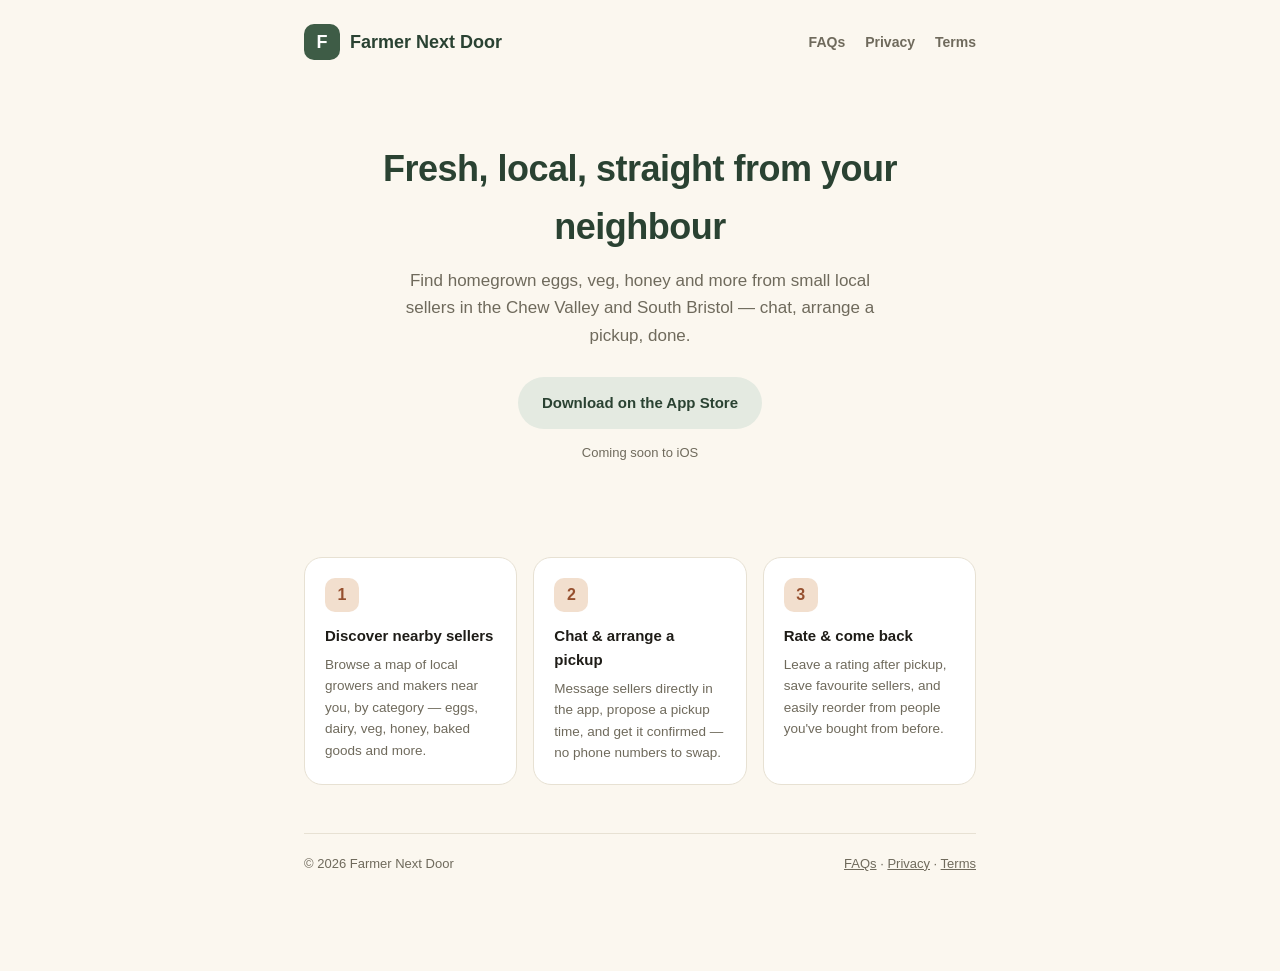
<file: index.html>
<!doctype html>
<html lang="en">
<head>
<meta charset="utf-8">
<meta name="viewport" content="width=device-width, initial-scale=1">
<title>Farmer Next Door — Fresh, local, homegrown</title>
<meta name="description" content="Farmer Next Door connects buyers and sellers of homegrown and homemade food in the Chew Valley and South Bristol area.">
<link rel="stylesheet" href="styles.css">
</head>
<body>
<div class="wrap">
  <nav class="topnav">
    <a class="brand" href="index.html">
      <div class="badge">F</div>
      <div class="wordmark">Farmer Next Door</div>
    </a>
    <div class="navlinks">
      <a href="faq.html">FAQs</a>
      <a href="privacy.html">Privacy</a>
      <a href="terms.html">Terms</a>
    </div>
  </nav>

  <section class="hero">
    <h1>Fresh, local, straight from your neighbour</h1>
    <p class="lead">Find homegrown eggs, veg, honey and more from small local sellers in the Chew Valley and South Bristol — chat, arrange a pickup, done.</p>
    <div class="btn-row">
      <span class="btn disabled">Download on the App Store</span>
    </div>
    <p class="pill-note">Coming soon to iOS</p>
  </section>

  <div class="features">
    <div class="feature-card">
      <div class="icon">1</div>
      <h3>Discover nearby sellers</h3>
      <p>Browse a map of local growers and makers near you, by category — eggs, dairy, veg, honey, baked goods and more.</p>
    </div>
    <div class="feature-card">
      <div class="icon">2</div>
      <h3>Chat &amp; arrange a pickup</h3>
      <p>Message sellers directly in the app, propose a pickup time, and get it confirmed — no phone numbers to swap.</p>
    </div>
    <div class="feature-card">
      <div class="icon">3</div>
      <h3>Rate &amp; come back</h3>
      <p>Leave a rating after pickup, save favourite sellers, and easily reorder from people you've bought from before.</p>
    </div>
  </div>

  <footer>
    <span>&copy; 2026 Farmer Next Door</span>
    <span><a href="faq.html">FAQs</a> · <a href="privacy.html">Privacy</a> · <a href="terms.html">Terms</a></span>
  </footer>
</div>
</body>
</html>
</file>
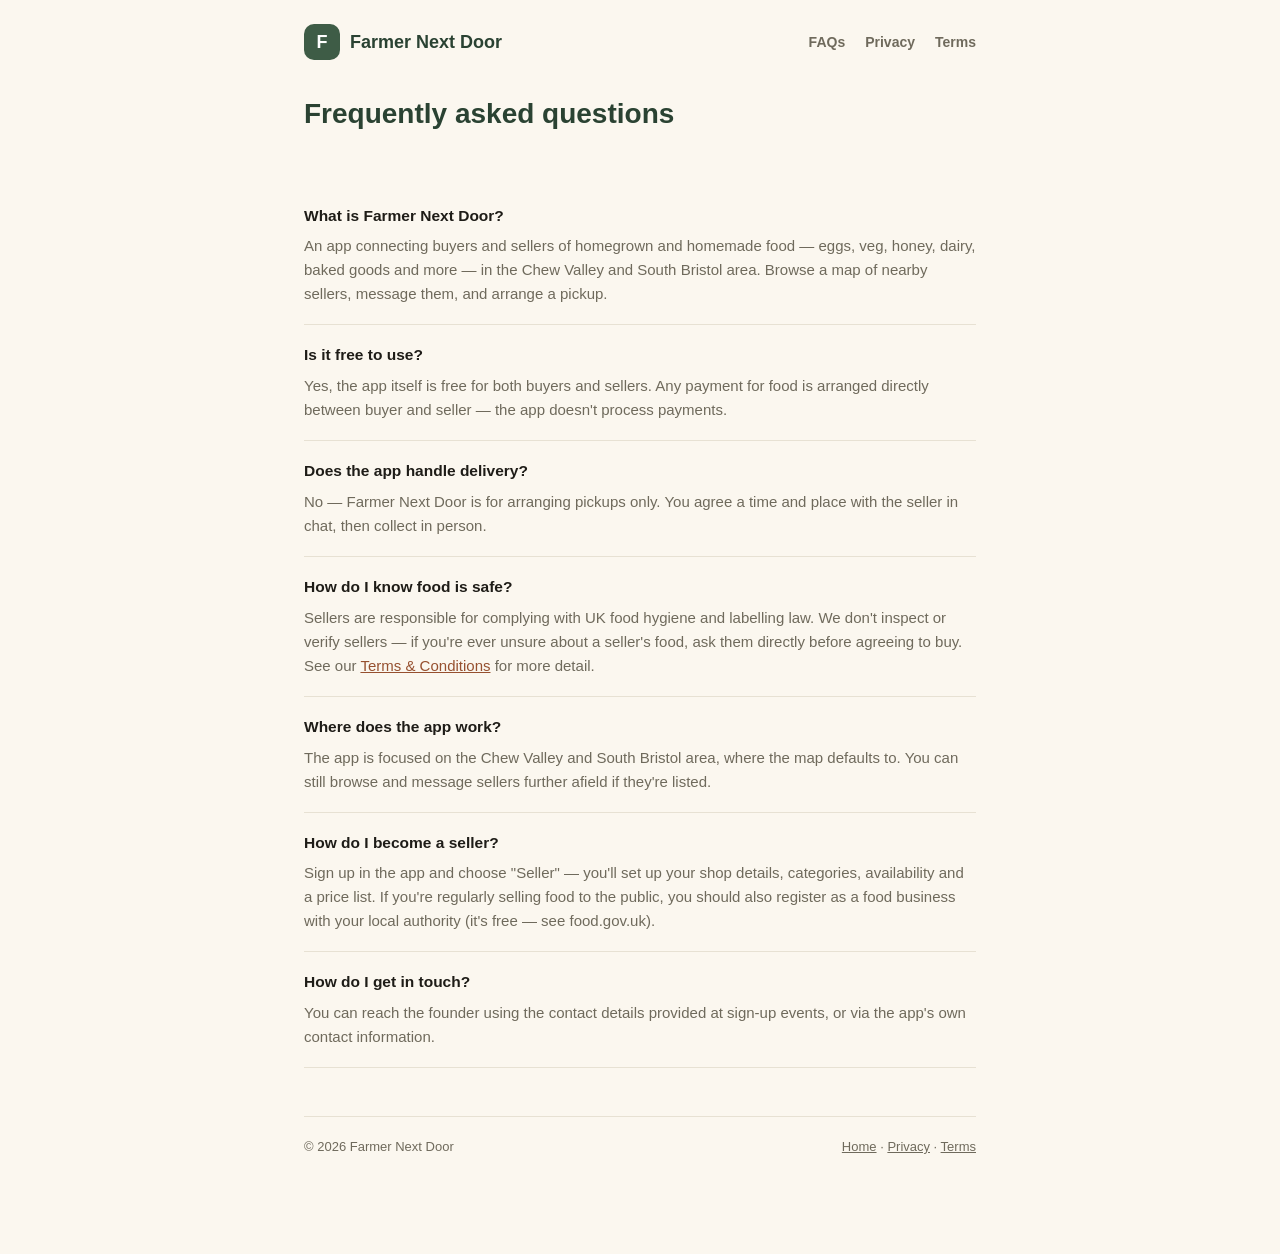
<file: faq.html>
<!doctype html>
<html lang="en">
<head>
<meta charset="utf-8">
<meta name="viewport" content="width=device-width, initial-scale=1">
<title>FAQs — Farmer Next Door</title>
<link rel="stylesheet" href="styles.css">
</head>
<body>
<div class="wrap">
  <nav class="topnav">
    <a class="brand" href="index.html">
      <div class="badge">F</div>
      <div class="wordmark">Farmer Next Door</div>
    </a>
    <div class="navlinks">
      <a href="faq.html">FAQs</a>
      <a href="privacy.html">Privacy</a>
      <a href="terms.html">Terms</a>
    </div>
  </nav>

  <h1>Frequently asked questions</h1>
  <div class="updated">&nbsp;</div>

  <div class="faq-item">
    <h3>What is Farmer Next Door?</h3>
    <p>An app connecting buyers and sellers of homegrown and homemade food — eggs, veg, honey, dairy, baked goods and more — in the Chew Valley and South Bristol area. Browse a map of nearby sellers, message them, and arrange a pickup.</p>
  </div>

  <div class="faq-item">
    <h3>Is it free to use?</h3>
    <p>Yes, the app itself is free for both buyers and sellers. Any payment for food is arranged directly between buyer and seller — the app doesn't process payments.</p>
  </div>

  <div class="faq-item">
    <h3>Does the app handle delivery?</h3>
    <p>No — Farmer Next Door is for arranging pickups only. You agree a time and place with the seller in chat, then collect in person.</p>
  </div>

  <div class="faq-item">
    <h3>How do I know food is safe?</h3>
    <p>Sellers are responsible for complying with UK food hygiene and labelling law. We don't inspect or verify sellers — if you're ever unsure about a seller's food, ask them directly before agreeing to buy. See our <a href="terms.html">Terms &amp; Conditions</a> for more detail.</p>
  </div>

  <div class="faq-item">
    <h3>Where does the app work?</h3>
    <p>The app is focused on the Chew Valley and South Bristol area, where the map defaults to. You can still browse and message sellers further afield if they're listed.</p>
  </div>

  <div class="faq-item">
    <h3>How do I become a seller?</h3>
    <p>Sign up in the app and choose "Seller" — you'll set up your shop details, categories, availability and a price list. If you're regularly selling food to the public, you should also register as a food business with your local authority (it's free — see food.gov.uk).</p>
  </div>

  <div class="faq-item">
    <h3>How do I get in touch?</h3>
    <p>You can reach the founder using the contact details provided at sign-up events, or via the app's own contact information.</p>
  </div>

  <footer>
    <span>&copy; 2026 Farmer Next Door</span>
    <span><a href="index.html">Home</a> · <a href="privacy.html">Privacy</a> · <a href="terms.html">Terms</a></span>
  </footer>
</div>
</body>
</html>
</file>
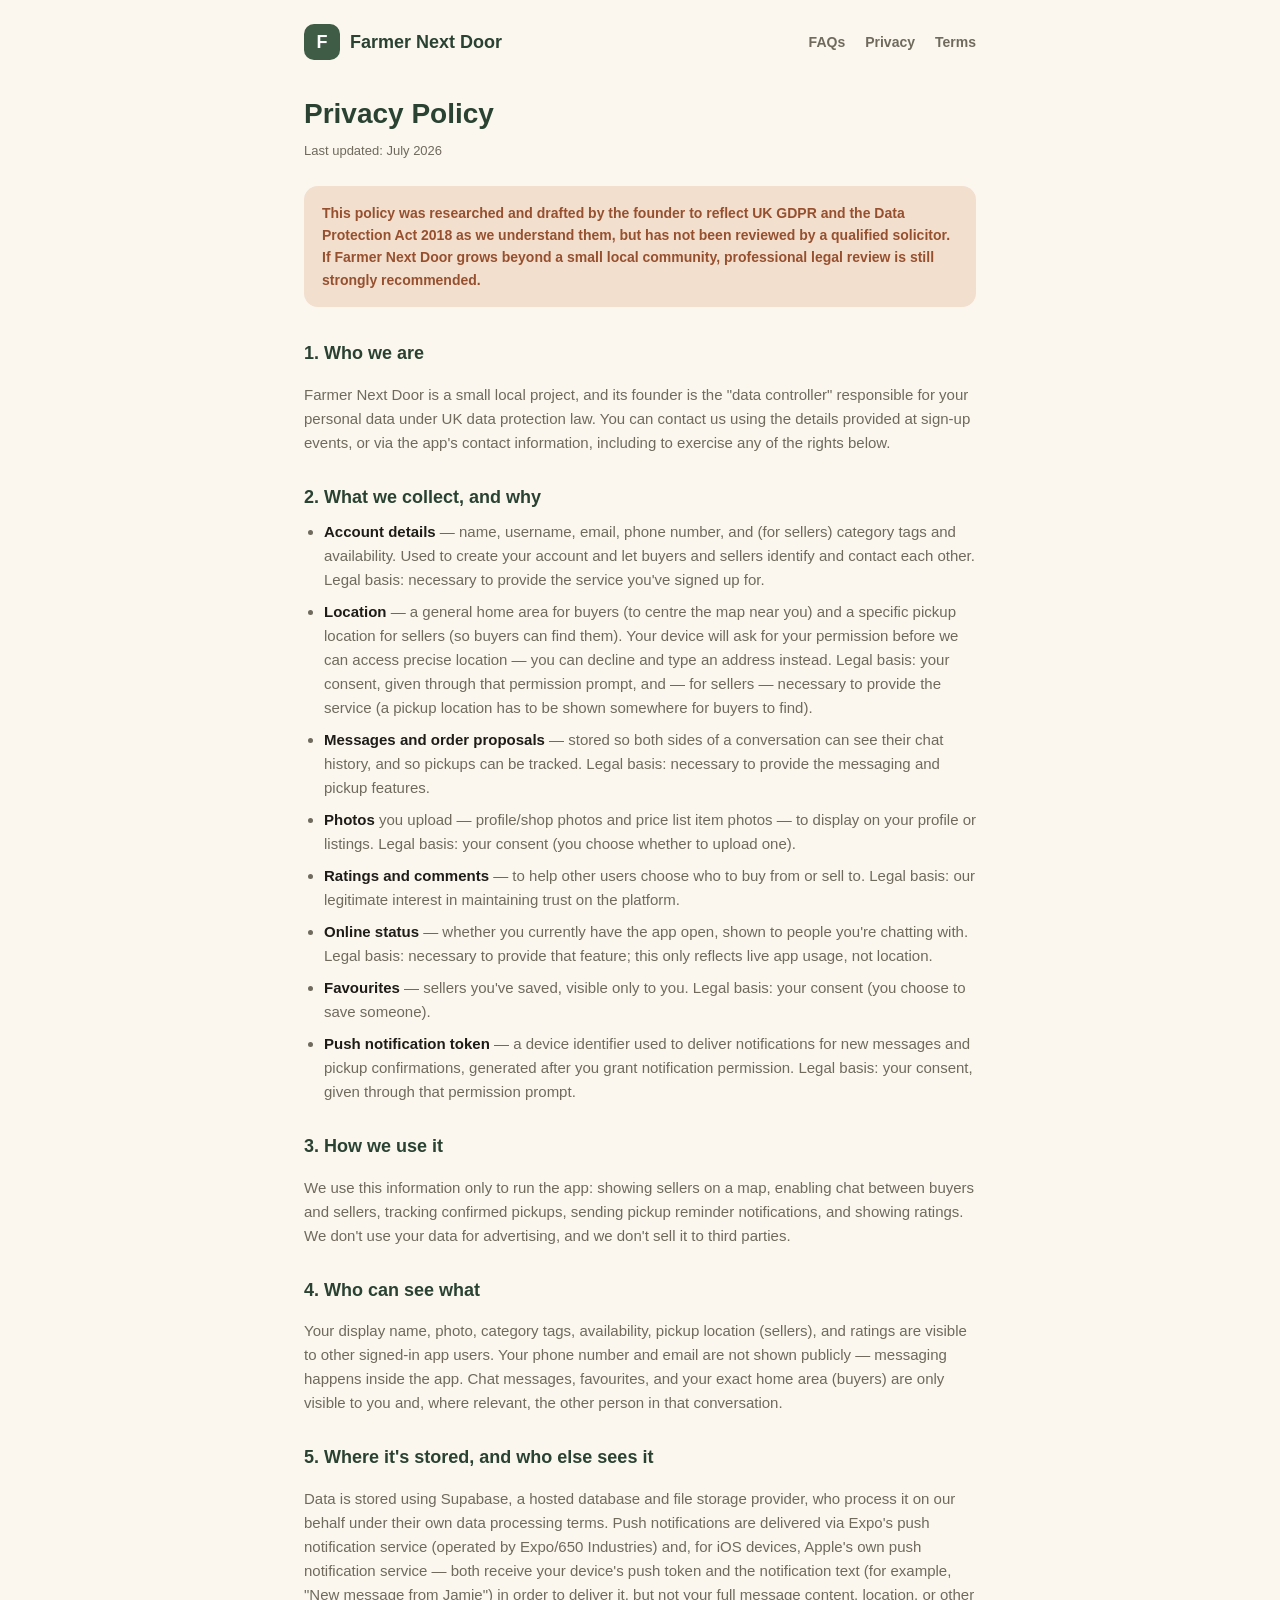
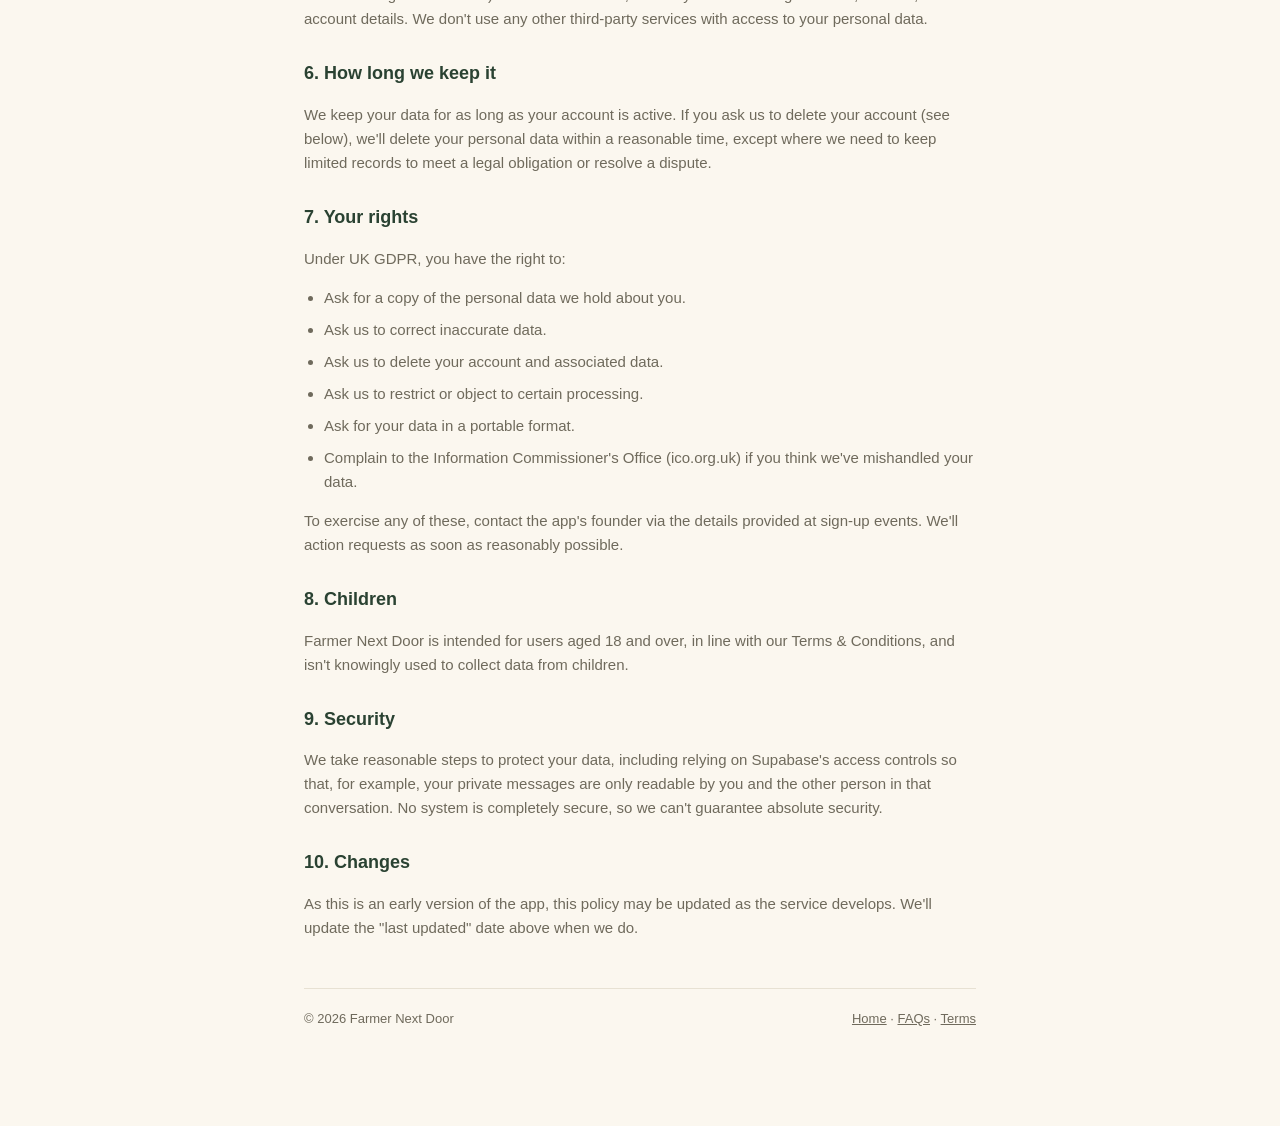
<file: privacy.html>
<!doctype html>
<html lang="en">
<head>
<meta charset="utf-8">
<meta name="viewport" content="width=device-width, initial-scale=1">
<title>Privacy Policy — Farmer Next Door</title>
<link rel="stylesheet" href="styles.css">
</head>
<body>
<div class="wrap">
  <nav class="topnav">
    <a class="brand" href="index.html">
      <div class="badge">F</div>
      <div class="wordmark">Farmer Next Door</div>
    </a>
    <div class="navlinks">
      <a href="faq.html">FAQs</a>
      <a href="privacy.html">Privacy</a>
      <a href="terms.html">Terms</a>
    </div>
  </nav>

  <h1>Privacy Policy</h1>
  <div class="updated">Last updated: July 2026</div>

  <div class="notice">
    This policy was researched and drafted by the founder to reflect UK GDPR and the Data Protection Act 2018 as we understand them, but has not been reviewed by a qualified solicitor. If Farmer Next Door grows beyond a small local community, professional legal review is still strongly recommended.
  </div>

  <h2>1. Who we are</h2>
  <p>Farmer Next Door is a small local project, and its founder is the "data controller" responsible for your personal data under UK data protection law. You can contact us using the details provided at sign-up events, or via the app's contact information, including to exercise any of the rights below.</p>

  <h2>2. What we collect, and why</h2>
  <ul>
    <li><strong>Account details</strong> — name, username, email, phone number, and (for sellers) category tags and availability. Used to create your account and let buyers and sellers identify and contact each other. Legal basis: necessary to provide the service you've signed up for.</li>
    <li><strong>Location</strong> — a general home area for buyers (to centre the map near you) and a specific pickup location for sellers (so buyers can find them). Your device will ask for your permission before we can access precise location — you can decline and type an address instead. Legal basis: your consent, given through that permission prompt, and — for sellers — necessary to provide the service (a pickup location has to be shown somewhere for buyers to find).</li>
    <li><strong>Messages and order proposals</strong> — stored so both sides of a conversation can see their chat history, and so pickups can be tracked. Legal basis: necessary to provide the messaging and pickup features.</li>
    <li><strong>Photos</strong> you upload — profile/shop photos and price list item photos — to display on your profile or listings. Legal basis: your consent (you choose whether to upload one).</li>
    <li><strong>Ratings and comments</strong> — to help other users choose who to buy from or sell to. Legal basis: our legitimate interest in maintaining trust on the platform.</li>
    <li><strong>Online status</strong> — whether you currently have the app open, shown to people you're chatting with. Legal basis: necessary to provide that feature; this only reflects live app usage, not location.</li>
    <li><strong>Favourites</strong> — sellers you've saved, visible only to you. Legal basis: your consent (you choose to save someone).</li>
    <li><strong>Push notification token</strong> — a device identifier used to deliver notifications for new messages and pickup confirmations, generated after you grant notification permission. Legal basis: your consent, given through that permission prompt.</li>
  </ul>

  <h2>3. How we use it</h2>
  <p>We use this information only to run the app: showing sellers on a map, enabling chat between buyers and sellers, tracking confirmed pickups, sending pickup reminder notifications, and showing ratings. We don't use your data for advertising, and we don't sell it to third parties.</p>

  <h2>4. Who can see what</h2>
  <p>Your display name, photo, category tags, availability, pickup location (sellers), and ratings are visible to other signed-in app users. Your phone number and email are not shown publicly — messaging happens inside the app. Chat messages, favourites, and your exact home area (buyers) are only visible to you and, where relevant, the other person in that conversation.</p>

  <h2>5. Where it's stored, and who else sees it</h2>
  <p>Data is stored using Supabase, a hosted database and file storage provider, who process it on our behalf under their own data processing terms. Push notifications are delivered via Expo's push notification service (operated by Expo/650 Industries) and, for iOS devices, Apple's own push notification service — both receive your device's push token and the notification text (for example, "New message from Jamie") in order to deliver it, but not your full message content, location, or other account details. We don't use any other third-party services with access to your personal data.</p>

  <h2>6. How long we keep it</h2>
  <p>We keep your data for as long as your account is active. If you ask us to delete your account (see below), we'll delete your personal data within a reasonable time, except where we need to keep limited records to meet a legal obligation or resolve a dispute.</p>

  <h2>7. Your rights</h2>
  <p>Under UK GDPR, you have the right to:</p>
  <ul>
    <li>Ask for a copy of the personal data we hold about you.</li>
    <li>Ask us to correct inaccurate data.</li>
    <li>Ask us to delete your account and associated data.</li>
    <li>Ask us to restrict or object to certain processing.</li>
    <li>Ask for your data in a portable format.</li>
    <li>Complain to the Information Commissioner's Office (ico.org.uk) if you think we've mishandled your data.</li>
  </ul>
  <p>To exercise any of these, contact the app's founder via the details provided at sign-up events. We'll action requests as soon as reasonably possible.</p>

  <h2>8. Children</h2>
  <p>Farmer Next Door is intended for users aged 18 and over, in line with our Terms &amp; Conditions, and isn't knowingly used to collect data from children.</p>

  <h2>9. Security</h2>
  <p>We take reasonable steps to protect your data, including relying on Supabase's access controls so that, for example, your private messages are only readable by you and the other person in that conversation. No system is completely secure, so we can't guarantee absolute security.</p>

  <h2>10. Changes</h2>
  <p>As this is an early version of the app, this policy may be updated as the service develops. We'll update the "last updated" date above when we do.</p>

  <footer>
    <span>&copy; 2026 Farmer Next Door</span>
    <span><a href="index.html">Home</a> · <a href="faq.html">FAQs</a> · <a href="terms.html">Terms</a></span>
  </footer>
</div>
</body>
</html>
</file>
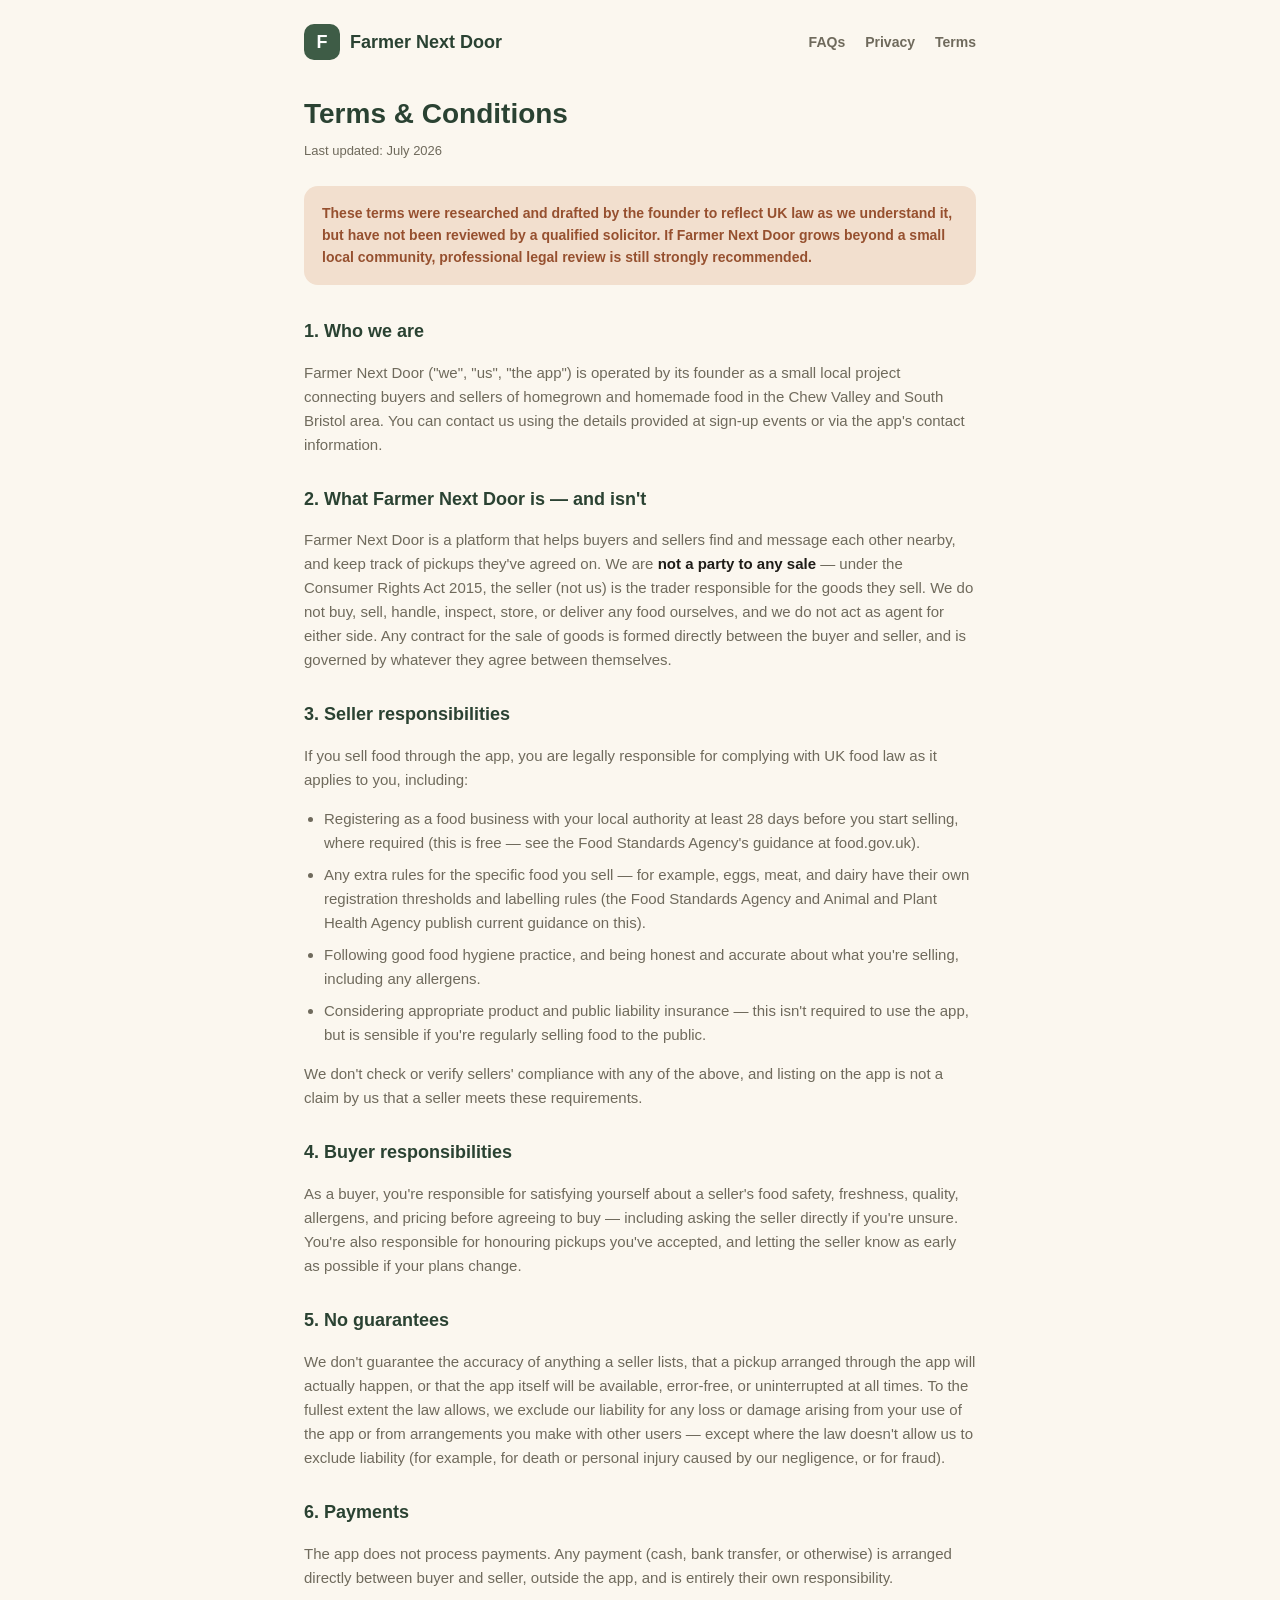
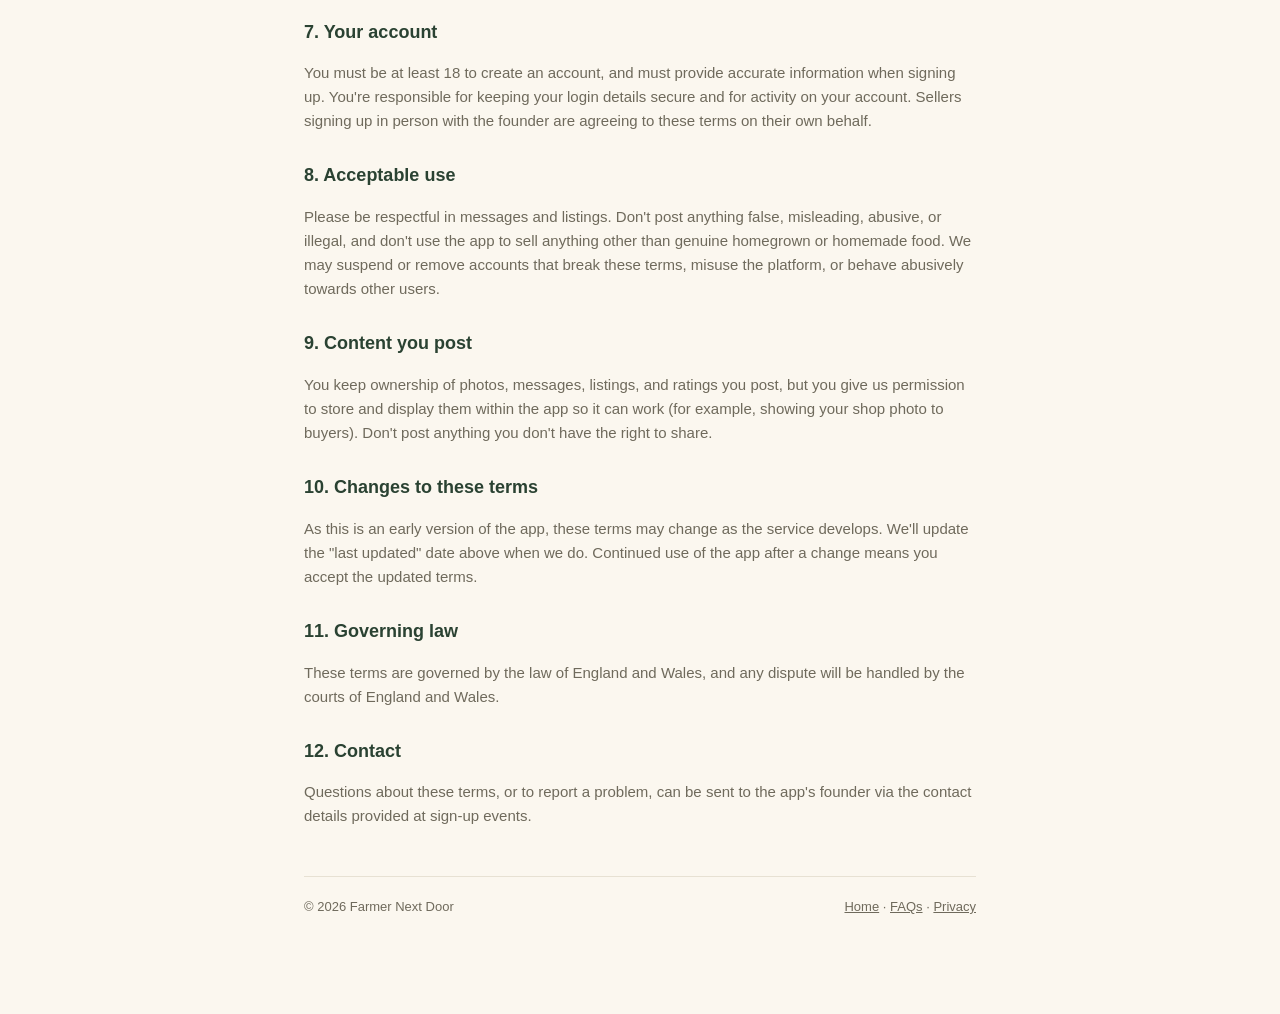
<file: terms.html>
<!doctype html>
<html lang="en">
<head>
<meta charset="utf-8">
<meta name="viewport" content="width=device-width, initial-scale=1">
<title>Terms &amp; Conditions — Farmer Next Door</title>
<link rel="stylesheet" href="styles.css">
</head>
<body>
<div class="wrap">
  <nav class="topnav">
    <a class="brand" href="index.html">
      <div class="badge">F</div>
      <div class="wordmark">Farmer Next Door</div>
    </a>
    <div class="navlinks">
      <a href="faq.html">FAQs</a>
      <a href="privacy.html">Privacy</a>
      <a href="terms.html">Terms</a>
    </div>
  </nav>

  <h1>Terms &amp; Conditions</h1>
  <div class="updated">Last updated: July 2026</div>

  <div class="notice">
    These terms were researched and drafted by the founder to reflect UK law as we understand it, but have not been reviewed by a qualified solicitor. If Farmer Next Door grows beyond a small local community, professional legal review is still strongly recommended.
  </div>

  <h2>1. Who we are</h2>
  <p>Farmer Next Door ("we", "us", "the app") is operated by its founder as a small local project connecting buyers and sellers of homegrown and homemade food in the Chew Valley and South Bristol area. You can contact us using the details provided at sign-up events or via the app's contact information.</p>

  <h2>2. What Farmer Next Door is — and isn't</h2>
  <p>Farmer Next Door is a platform that helps buyers and sellers find and message each other nearby, and keep track of pickups they've agreed on. We are <strong>not a party to any sale</strong> — under the Consumer Rights Act 2015, the seller (not us) is the trader responsible for the goods they sell. We do not buy, sell, handle, inspect, store, or deliver any food ourselves, and we do not act as agent for either side. Any contract for the sale of goods is formed directly between the buyer and seller, and is governed by whatever they agree between themselves.</p>

  <h2>3. Seller responsibilities</h2>
  <p>If you sell food through the app, you are legally responsible for complying with UK food law as it applies to you, including:</p>
  <ul>
    <li>Registering as a food business with your local authority at least 28 days before you start selling, where required (this is free — see the Food Standards Agency's guidance at food.gov.uk).</li>
    <li>Any extra rules for the specific food you sell — for example, eggs, meat, and dairy have their own registration thresholds and labelling rules (the Food Standards Agency and Animal and Plant Health Agency publish current guidance on this).</li>
    <li>Following good food hygiene practice, and being honest and accurate about what you're selling, including any allergens.</li>
    <li>Considering appropriate product and public liability insurance — this isn't required to use the app, but is sensible if you're regularly selling food to the public.</li>
  </ul>
  <p>We don't check or verify sellers' compliance with any of the above, and listing on the app is not a claim by us that a seller meets these requirements.</p>

  <h2>4. Buyer responsibilities</h2>
  <p>As a buyer, you're responsible for satisfying yourself about a seller's food safety, freshness, quality, allergens, and pricing before agreeing to buy — including asking the seller directly if you're unsure. You're also responsible for honouring pickups you've accepted, and letting the seller know as early as possible if your plans change.</p>

  <h2>5. No guarantees</h2>
  <p>We don't guarantee the accuracy of anything a seller lists, that a pickup arranged through the app will actually happen, or that the app itself will be available, error-free, or uninterrupted at all times. To the fullest extent the law allows, we exclude our liability for any loss or damage arising from your use of the app or from arrangements you make with other users — except where the law doesn't allow us to exclude liability (for example, for death or personal injury caused by our negligence, or for fraud).</p>

  <h2>6. Payments</h2>
  <p>The app does not process payments. Any payment (cash, bank transfer, or otherwise) is arranged directly between buyer and seller, outside the app, and is entirely their own responsibility.</p>

  <h2>7. Your account</h2>
  <p>You must be at least 18 to create an account, and must provide accurate information when signing up. You're responsible for keeping your login details secure and for activity on your account. Sellers signing up in person with the founder are agreeing to these terms on their own behalf.</p>

  <h2>8. Acceptable use</h2>
  <p>Please be respectful in messages and listings. Don't post anything false, misleading, abusive, or illegal, and don't use the app to sell anything other than genuine homegrown or homemade food. We may suspend or remove accounts that break these terms, misuse the platform, or behave abusively towards other users.</p>

  <h2>9. Content you post</h2>
  <p>You keep ownership of photos, messages, listings, and ratings you post, but you give us permission to store and display them within the app so it can work (for example, showing your shop photo to buyers). Don't post anything you don't have the right to share.</p>

  <h2>10. Changes to these terms</h2>
  <p>As this is an early version of the app, these terms may change as the service develops. We'll update the "last updated" date above when we do. Continued use of the app after a change means you accept the updated terms.</p>

  <h2>11. Governing law</h2>
  <p>These terms are governed by the law of England and Wales, and any dispute will be handled by the courts of England and Wales.</p>

  <h2>12. Contact</h2>
  <p>Questions about these terms, or to report a problem, can be sent to the app's founder via the contact details provided at sign-up events.</p>

  <footer>
    <span>&copy; 2026 Farmer Next Door</span>
    <span><a href="index.html">Home</a> · <a href="faq.html">FAQs</a> · <a href="privacy.html">Privacy</a></span>
  </footer>
</div>
</body>
</html>
</file>
<file: styles.css>
:root {
  --bg: #FBF7EF;
  --surface: #FFFFFF;
  --primary: #3E5C46;
  --primary-dark: #2A4232;
  --primary-soft: #E4EAE1;
  --accent: #C1734A;
  --accent-soft: #F2DFCE;
  --accent-dark: #96502F;
  --honey: #D9A441;
  --text: #1E1C17;
  --text-muted: #6F6A5C;
  --border: #E7E1D3;
}

* { box-sizing: border-box; }

body {
  margin: 0;
  background: var(--bg);
  color: var(--text);
  font-family: -apple-system, BlinkMacSystemFont, "Segoe UI", Roboto, Helvetica, Arial, sans-serif;
  line-height: 1.6;
}

.wrap {
  max-width: 720px;
  margin: 0 auto;
  padding: 0 24px 96px;
}

nav.topnav {
  display: flex;
  align-items: center;
  justify-content: space-between;
  padding: 24px 0;
  margin-bottom: 8px;
  flex-wrap: wrap;
  gap: 16px;
}

.brand {
  display: flex;
  align-items: center;
  gap: 10px;
  text-decoration: none;
}

.badge {
  width: 36px;
  height: 36px;
  border-radius: 10px;
  background: var(--primary);
  color: #fff;
  display: flex;
  align-items: center;
  justify-content: center;
  font-weight: 700;
  font-size: 18px;
  flex-shrink: 0;
}

.wordmark {
  font-weight: 700;
  font-size: 18px;
  color: var(--primary-dark);
}

.navlinks { display: flex; gap: 20px; font-size: 14px; font-weight: 600; }
.navlinks a { color: var(--text-muted); text-decoration: none; }
.navlinks a:hover { color: var(--primary-dark); }

.hero {
  text-align: center;
  padding: 48px 0 40px;
}

.hero h1 {
  font-size: 36px;
  color: var(--primary-dark);
  margin: 0 0 12px;
  letter-spacing: -0.5px;
}

.hero p.lead {
  font-size: 17px;
  color: var(--text-muted);
  max-width: 480px;
  margin: 0 auto 28px;
}

.btn {
  display: inline-flex;
  align-items: center;
  gap: 8px;
  background: var(--primary);
  color: #fff;
  padding: 14px 24px;
  border-radius: 999px;
  font-weight: 700;
  font-size: 15px;
  text-decoration: none;
}

.btn.disabled {
  background: var(--primary-soft);
  color: var(--primary-dark);
  cursor: default;
}

.btn.outline {
  background: transparent;
  color: var(--primary-dark);
  border: 1.5px solid var(--border);
}

.btn-row { display: flex; gap: 12px; justify-content: center; flex-wrap: wrap; }

.pill-note {
  margin-top: 14px;
  font-size: 13px;
  color: var(--text-muted);
}

.features {
  display: grid;
  grid-template-columns: repeat(auto-fit, minmax(180px, 1fr));
  gap: 16px;
  margin: 40px 0;
}

.feature-card {
  background: var(--surface);
  border: 1px solid var(--border);
  border-radius: 18px;
  padding: 20px;
}

.feature-card .icon {
  width: 34px;
  height: 34px;
  border-radius: 10px;
  background: var(--accent-soft);
  color: var(--accent-dark);
  display: flex;
  align-items: center;
  justify-content: center;
  font-weight: 700;
  margin-bottom: 12px;
}

.feature-card h3 {
  font-size: 15px;
  margin: 0 0 6px;
  color: var(--text);
}

.feature-card p {
  font-size: 13.5px;
  margin: 0;
  color: var(--text-muted);
}

h1 {
  font-size: 28px;
  margin: 0 0 4px;
  color: var(--primary-dark);
}

.updated {
  color: var(--text-muted);
  font-size: 13px;
  margin-bottom: 24px;
}

.notice {
  background: var(--accent-soft);
  color: var(--accent-dark);
  border-radius: 14px;
  padding: 16px 18px;
  font-size: 14px;
  font-weight: 600;
  margin-bottom: 32px;
}

h2 {
  font-size: 18px;
  color: var(--primary-dark);
  margin: 28px 0 8px;
}

p, li {
  font-size: 15px;
  color: var(--text-muted);
}

ul { padding-left: 20px; margin: 8px 0; }
li { margin-bottom: 8px; }

strong { color: var(--text); }

a { color: var(--accent-dark); }

.faq-item {
  border-bottom: 1px solid var(--border);
  padding: 18px 0;
}

.faq-item:last-child { border-bottom: none; }

.faq-item h3 {
  font-size: 15.5px;
  margin: 0 0 6px;
  color: var(--text);
}

.faq-item p { margin: 0; }

footer {
  margin-top: 48px;
  padding-top: 20px;
  border-top: 1px solid var(--border);
  color: var(--text-muted);
  font-size: 13px;
  display: flex;
  justify-content: space-between;
  flex-wrap: wrap;
  gap: 8px;
}

footer a { color: var(--text-muted); }
</file>
